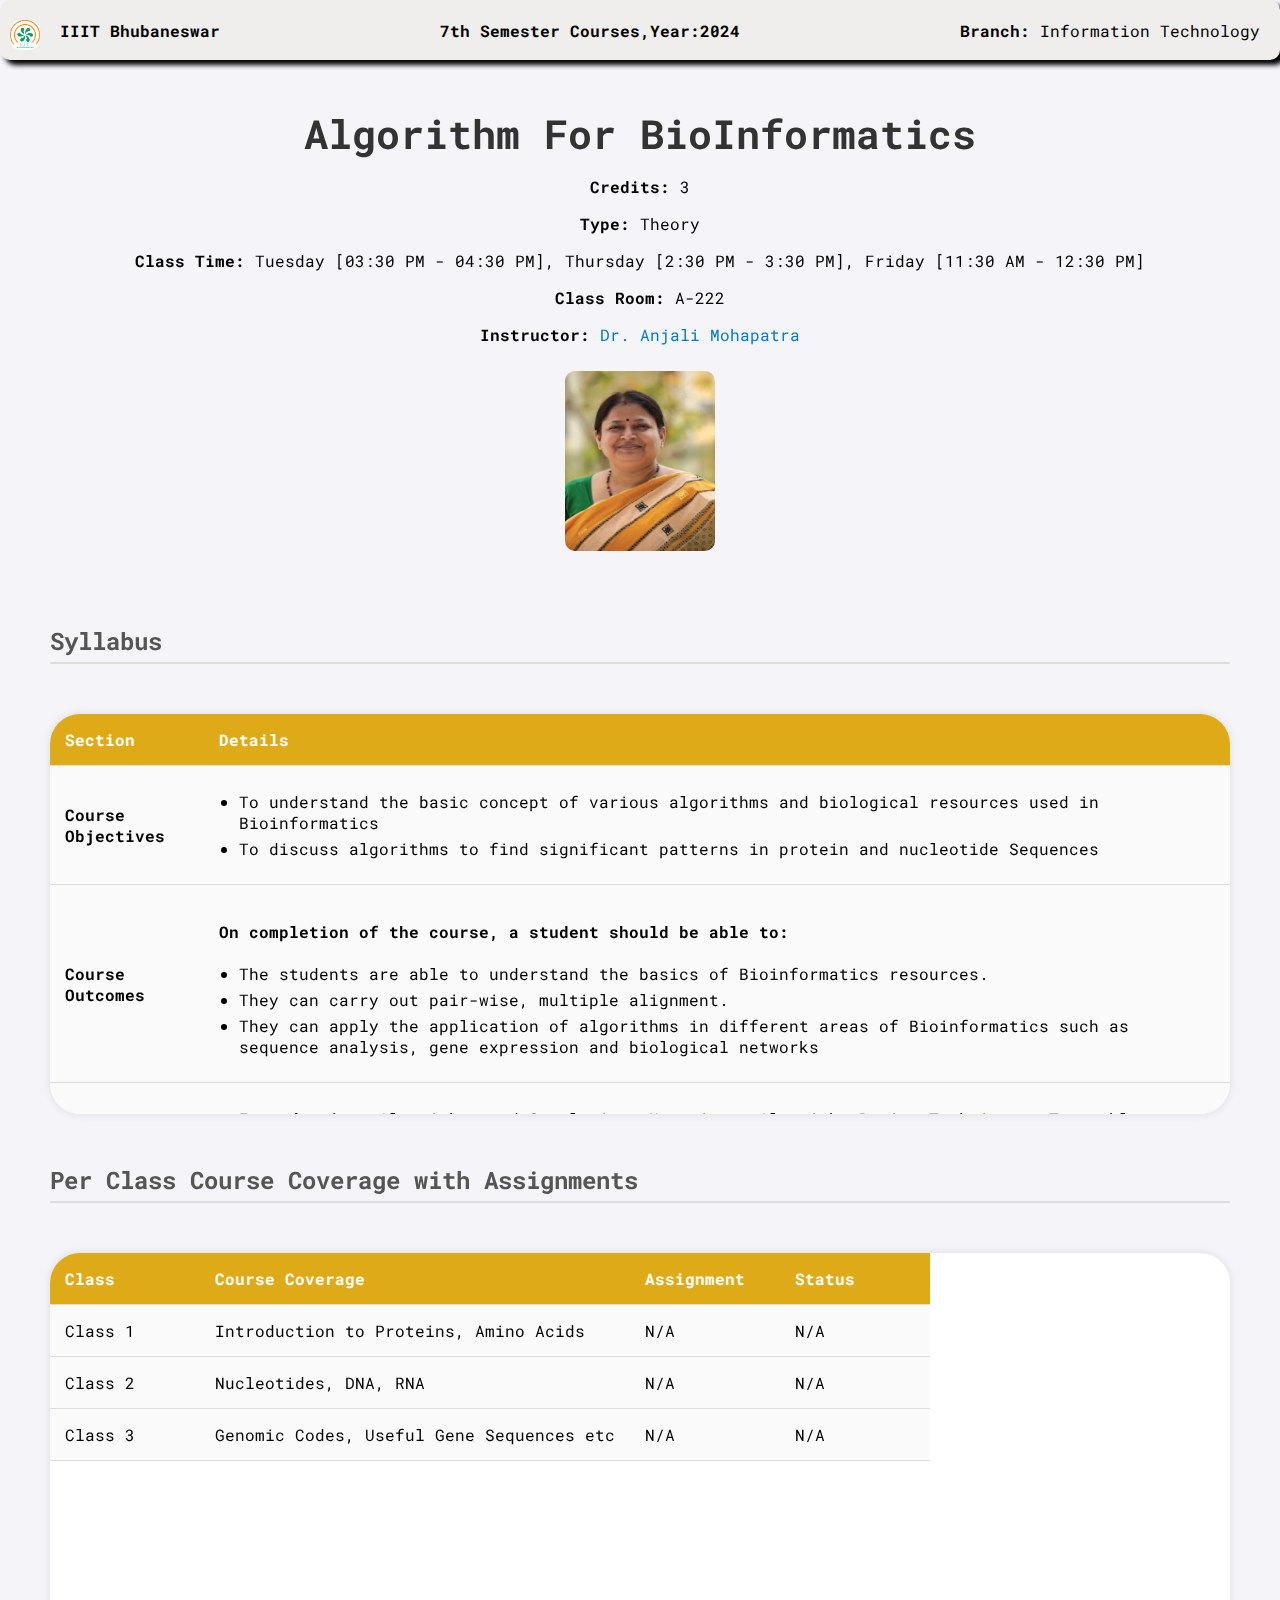
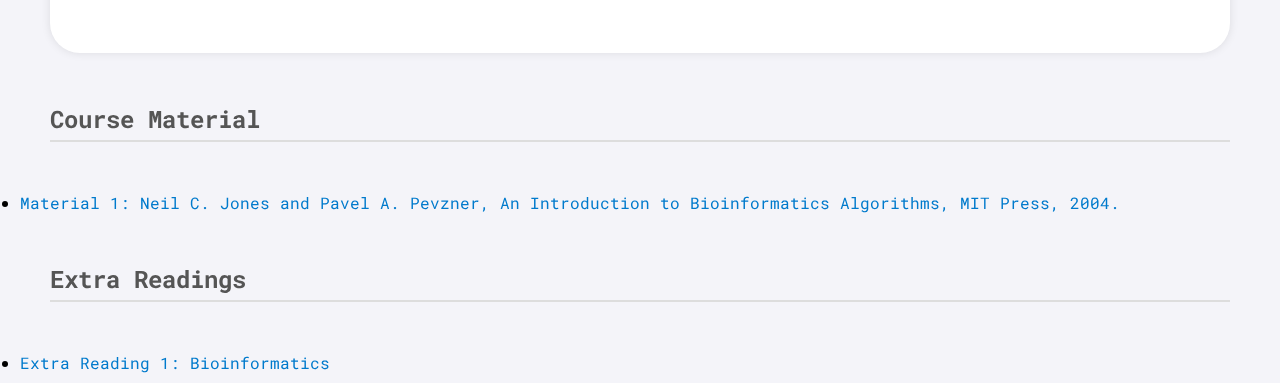
<file: bio.html>
<!DOCTYPE html>
<html lang="en">
<head>
    <meta charset="UTF-8">
    <meta name="viewport" content="width=device-width, initial-scale=1.0">
    <link rel="stylesheet" href="course.css">
    <title>Algorithm For BioInformatics</title>
    
</head>
<body>
    <nav class="nav-container">

        <ul>
            <img src="logo.png" alt="IIIT Logo" width="30px" height="30px">
            <li class="left"><strong>IIIT Bhubaneswar</strong></li>
            <li class="center">7th Semester Courses,Year:2024</li>
            <li class="right"><strong>Branch:</strong> Information Technology</li>
        </ul>
    </nav>
    <div class="center">
        <h1>Algorithm For BioInformatics</h1>
        <p><strong>Credits:</strong> 3</p>
        <p><strong>Type:</strong> Theory</p>
        <p><strong>Class Time:</strong> Tuesday [03:30 PM - 04:30 PM], Thursday [2:30 PM - 3:30 PM], Friday [11:30 AM - 12:30 PM]</p>
        <p><strong>Class Room:</strong> A-222</p>
        <p><strong>Instructor:</strong> <a href="https://sites.google.com/iiit-bh.ac.in/anjalimohapatra-iiit?pli=1">Dr. Anjali Mohapatra</a></p>
        <img src="bio.png" alt="Dr. Anjali Mohapatra" style="width:150px;height:180px;">
</div>
    <h2>Syllabus</h2>
    <table>
        <tr>
            <th>Section</th>
            <th>Details</th>
        </tr>
        <tr>
            <td><strong>Course Objectives</strong></td>
            <td>
                <ul>
                    <li>To understand the basic concept of various algorithms and biological resources used in Bioinformatics
                    </li>
                    <li>To discuss algorithms to find significant patterns in protein and nucleotide Sequences</li>
                </ul>
            </td>
        </tr>
        <tr>
            <td><strong>Course Outcomes</strong></td>
            <td>
                <h4>On completion of the course, a student should be able to:</h4>
                <ul>
                    <li>The students are able to understand the basics of Bioinformatics resources.</li>
                    <li>They can carry out pair-wise, multiple alignment.</li>
                    <li>They can apply the application of algorithms in different areas of Bioinformatics such as
                        sequence analysis, gene expression and biological networks
                        </li>
                </ul>
            </td>
        </tr>
        <tr>
            <td><strong>Module 1</strong></td>
            <td>
                <ul>
                    <li><strong>Introduction:</strong> Algorithms and Complexity: Notations, Algorithm Design Techniques, Tractable versus
                        Intractable Problems.
                        Molecular Biology Primer: Nucleic Acids, Proteins, Genes, Genetic code, Enzymes, Central
                        dogma of Molecular Biology.
                        Bioinformatics Resources: Knowledge of various databases and bioinformatics
                        tools available: Nucleic acid sequence databases: GenBank, EMBL, DDBJ, Protein sequence
                        databases: SWISS-PROT, TrEMBL, PIR, PDB, Genome Databases at NCBI, EBI, TIGR,
                        SANGER, Other Databases of Patterns/Motifs/System Biology (Gene and protein network
                        database and resources)
                        Sequence analysis: Various file formats for bio-molecular sequences: genbank, fasta, gcg, msf,
                        nbrf-pir etc., Basic concepts of sequence similarity, Scoring matrices: basic concept of a scoring
                        matrix, PAM and BLOSUM series. Sequence-based Database Searches: what are sequence-
                        based database searches, BLAST and FASTA algorithms, various versions of basic BLAST and
                        FASTA.
                         </li>
                    
                </ul>
            </td>
        </tr>
        <tr>
            <td><strong>Module 2</strong></td>
            <td>
                <ul>
                    <li>Exhaustive Search: Restriction Mapping, Impractical Restriction Mapping Algorithms, A
                        Practical Restriction Mapping Algorithm, Regulatory Motifs in DNA Sequences, Profiles, The
                        Motif Finding Problem, Search Trees, Finding Motifs, Finding a Median String.
                        
                        Greedy Algorithms: Genome Rearrangements, Approximation Algorithms, Breakpoints: A
                        Different Face of Greed, A Greedy Approach to Motif Finding.
                        
                        Dynamic Programming Algorithms: Edit Distance and Alignments, Longest Common
                        Subsequences, Global Sequence Alignment, Scoring Alignments, Local Sequence Alignment,
                        Alignment with Gap Penalties, Multiple Alignment, Gene Prediction, Statistical Approaches to
                        Gene Prediction, Similarity-Based Approaches to Gene Prediction, Spliced Alignment Pairwise
                        and Multiple sequence alignments, Needleman & Wuncsh, Smith & Waterman algorithms for
                        pai-rwise alignments, Progressive and hierarchical algorithms for MSA. Use of pair-wise
                        alignments and Multiple sequence alignment for analysis.
                        </li>
                </ul>
            </td>
        </tr>
        <tr>
            <td><strong>Module 3</strong></td>
            <td>
                <ul>
                    <li>Graph Algorithms: DNA Sequencing, Shortest Superstring Problem, DNA Arrays as an
                        Alternative Sequencing Technique, Sequencing by Hybridization, SBH as a Hamiltonian Path
                        Problem, SBH as an Eulerian Path Problem, Fragment Assembly in DNA Sequencing, Protein
                        Sequencing and Identification, The Peptide Sequencing Problem, Spectrum Graphs, Protein
                        Identification via Database Search, Spectral Convolution, Spectral Alignment.
                        
                        Combinatorial Pattern Matching: Repeat Finding, Hash Tables, Exact Pattern Matching,
                        Keyword Trees, Suffix Trees, Heuristic Similarity Search Algorithms, Approximate Pattern
                        Matching.
                        
                        Current Advancements in Bioinformatics: Introduction to System Biology, Structural
                        Biology, Structural bioinformatics, Chemoinformatics, Immunoinformatics, Introduction to
                        various Machine Learning techniques and their applications in Bioinformatics, etc.
                        </li>
                </ul>
            </td>
        </tr>
    </table>

    <h2>Per Class Course Coverage with Assignments</h2>
    <table>
        <tr>
            <th>Class</th>
            <th>Course Coverage</th>
            <th>Assignment</th>
            <th>Status</th>
        </tr>
        <tr>
            <td>Class 1</td>
            <td>Introduction to Proteins, Amino Acids</td>
            <td>N/A</td>
            <td>N/A</td>
        </tr>
        <tr>
            <td>Class 2</td>
            <td>Nucleotides, DNA, RNA</td>
            <td>N/A</td>
            <td>N/A</td>
        </tr>
        <tr>
            <td>Class 3</td>
            <td>Genomic Codes, Useful Gene Sequences etc</td>
            <td>N/A</td>
            <td>N/A</td>
        </tr>
    </table>
    <h2>Course Material</h2>
    <ul>
        <li><a href="#">Material 1:  Neil C. Jones and Pavel A. Pevzner, An Introduction to Bioinformatics Algorithms, MIT Press, 2004.</a></li>
    </ul>

    <h2>Extra Readings</h2>
    <ul>
        <li><a href="https://onlinelibrary.wiley.com/doi/book/10.1002/9781119698005">Extra Reading 1: Bioinformatics</a></li>
    </ul>

    <!-- <h2>Quiz Questions</h2>
    <ul>
        <li>What are tags and elements in HTML?</li>
    </ul> -->
</body>
</html>
</file>
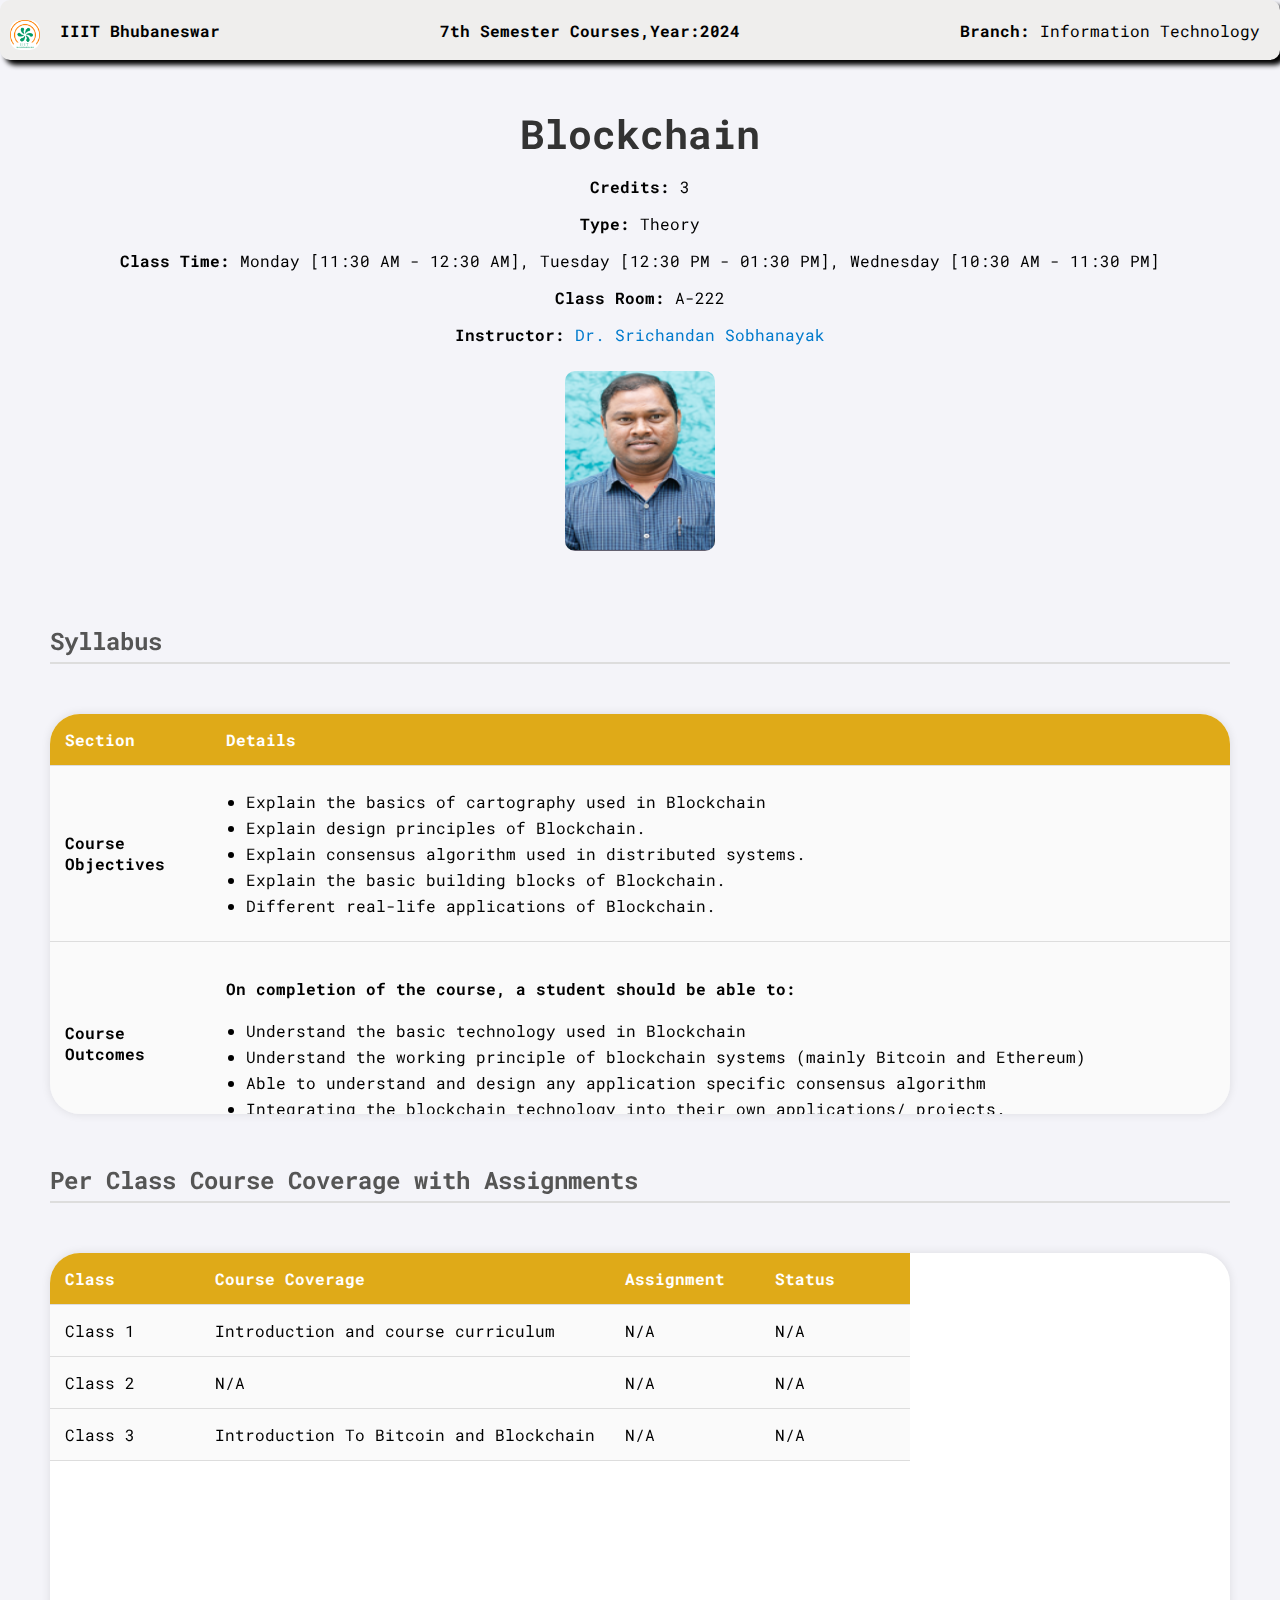
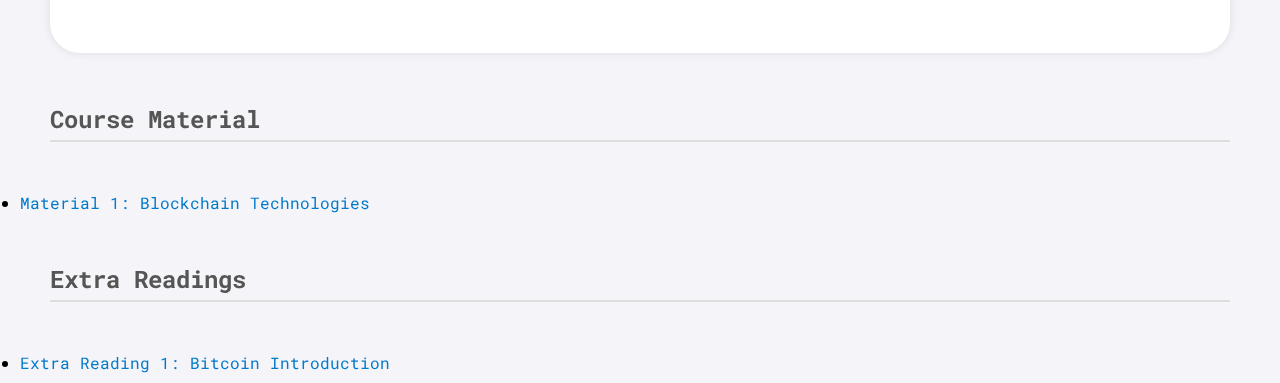
<file: block.html>
<!DOCTYPE html>
<html lang="en">
<head>
    <meta charset="UTF-8">
    <meta name="viewport" content="width=device-width, initial-scale=1.0">
    <link rel="stylesheet" href="course.css">
    <title>Blockchain</title>
    
</head>
<body>
    <nav class="nav-container">

        <ul>
            <img src="logo.png" alt="IIIT Logo" width="30px" height="30px">
            <li class="left"><strong>IIIT Bhubaneswar</strong></li>
            <li class="center">7th Semester Courses,Year:2024</li>
            <li class="right"><strong>Branch:</strong> Information Technology</li>
        </ul>
    </nav>
    <div class="center">
    <h1>Blockchain</h1>
    <p><strong>Credits:</strong> 3</p>
    <p><strong>Type:</strong> Theory</p>
    <p><strong>Class Time:</strong> Monday [11:30 AM - 12:30 AM], Tuesday [12:30 PM - 01:30 PM], Wednesday [10:30 AM - 11:30 PM]</p>
    <p><strong>Class Room:</strong> A-222</p>
    <p><strong>Instructor:</strong> <a href="https://www.iiit-bh.ac.in/university/faculty#h.p_kFIUSpQmN0M0">Dr. Srichandan Sobhanayak</a></p>
    <img src="block.png" alt="Dr. Srichandan Sobhanayak" style="width:150px;height:180px;">
    
</div>
    <h2>Syllabus</h2>
    <table>
        <tr>
            <th>Section</th>
            <th>Details</th>
        </tr>
        <tr>
            <td><strong>Course Objectives</strong></td>
            <td>
                <ul>
                    <li>Explain the basics of cartography used in Blockchain</li>
                    <li>Explain design principles of Blockchain.</li>
                    <li>Explain consensus algorithm used in distributed systems.</li>
                    <li>Explain the basic building blocks of Blockchain.</li>
                    <li>Different real-life applications of Blockchain.</li>
                </ul>
            </td>
        </tr>
        <tr>
            <td><strong>Course Outcomes</strong></td>
            <td>
                <h4>On completion of the course, a student should be able to:</h4>
                <ul>
                    <li>Understand the basic technology used in Blockchain</li>
                    <li>Understand the working principle of blockchain systems (mainly
                        Bitcoin and Ethereum)</li>
                    <li>Able to understand and design any application specific consensus
                        algorithm</li>
                    <li>Integrating the blockchain technology into their own applications/
                        projects.</li>
                </ul>
            </td>
        </tr>
        <tr>
            <td><strong>Module 1</strong></td>
            <td>
                <ul>
                    <li><strong>Introduction:</strong> Information, Information security, need of Information Security.</li>
                    <li><strong>Introduction to Cryptology:</strong> Principle, Cryptography components, Types of
                        Keys, Categories of Cryptographic Algorithm, Key Exchange Techniques,
                        Digital Signature.</li>
                    <li><strong>Hashing:</strong> Properties of a General Hash function, Additional properties of
                        Cryptographic Hash function, SHA -256, SHA-512, HMAC, MD5.</li>
                </ul>
            </td>
        </tr>
        <tr>
            <td><strong>Module 2</strong></td>
            <td>
                <ul>
                    <li><strong>Blockchain overview:</strong> What is Blockchain, Problems associated with
                        centralized system. Centralized vs Decentralized vs Distributed systems, P2P
                        network.</li>
                    <li>
                        <strong>Working of Blockchain:</strong> Blockchain layered architecture, Mining, Blockchain
                        and public ledgers, Types of Blockchain.
                    </li>
                    <li><strong>Blockchain data structures:</strong> Merkle tree</li>
                </ul>
            </td>
        </tr>
        <tr>
            <td><strong>Module 3</strong></td>
            <td>
                <ul>
                    <li><strong>Overview of Smart Contract & Fundamentals of Ethereum:</strong> What is Ethereum,
                        why do you need Ethereum, History of Ethereum, Ethereum virtual machine & Gas,
                        Key Terms in Ethereum, Ether, Ethereum vs. Bitcoin, Applications of Ethereum,
                        Advantages of Ethereum, Disadvantages of Ethereum.</li>
                    <li><strong>Consensus Algorithms:</strong> What is consensus algorithm, Objectives of the consensus
                        process, The Byzantine Generals’ Problem, Importance of consensus in Blockchain
                        networks, Types of consensus algorithms: PoW, PoS, PBFT, DPoS, PoC, PoET etc.
                        Applications of Blockchain: Cryptocurrency, Blockchain in healthcare, Blockchain
                        in IoT, Blockchain in transportation, Blockchain in supply chain management.</li>
                </ul>
            </td>
        </tr>
    </table>

    <h2>Per Class Course Coverage with Assignments</h2>
    <table>
        <tr>
            <th>Class</th>
            <th>Course Coverage</th>
            <th>Assignment</th>
            <th>Status</th>
        </tr>
        <tr>
            <td>Class 1</td>
            <td>Introduction and course curriculum</td>
            <td>N/A</td>
            <td>N/A</td>
        </tr>
        <tr>
            <td>Class 2</td>
            <td>N/A</td>
            <td>N/A</td>
            <td>N/A</td>
        </tr>
        <tr>
            <td>Class 3</td>
            <td>Introduction To Bitcoin and Blockchain</td>
            <td>N/A</td>
            <td>N/A</td>
        </tr>
    </table>
    <h2>Course Material</h2>
    <ul>
        <li><a href="#">Material 1: Blockchain Technologies</a></li>
    </ul>

    <h2>Extra Readings</h2>
    <ul>
        <li><a href="https://en.wikipedia.org/wiki/Bitcoin">Extra Reading 1: Bitcoin Introduction</a></li>
    </ul>

    <!-- <h2>Quiz Questions</h2>
    <ul>
        <li>What are tags and elements in HTML?</li>
    </ul> -->
</body>
</html>
</file>
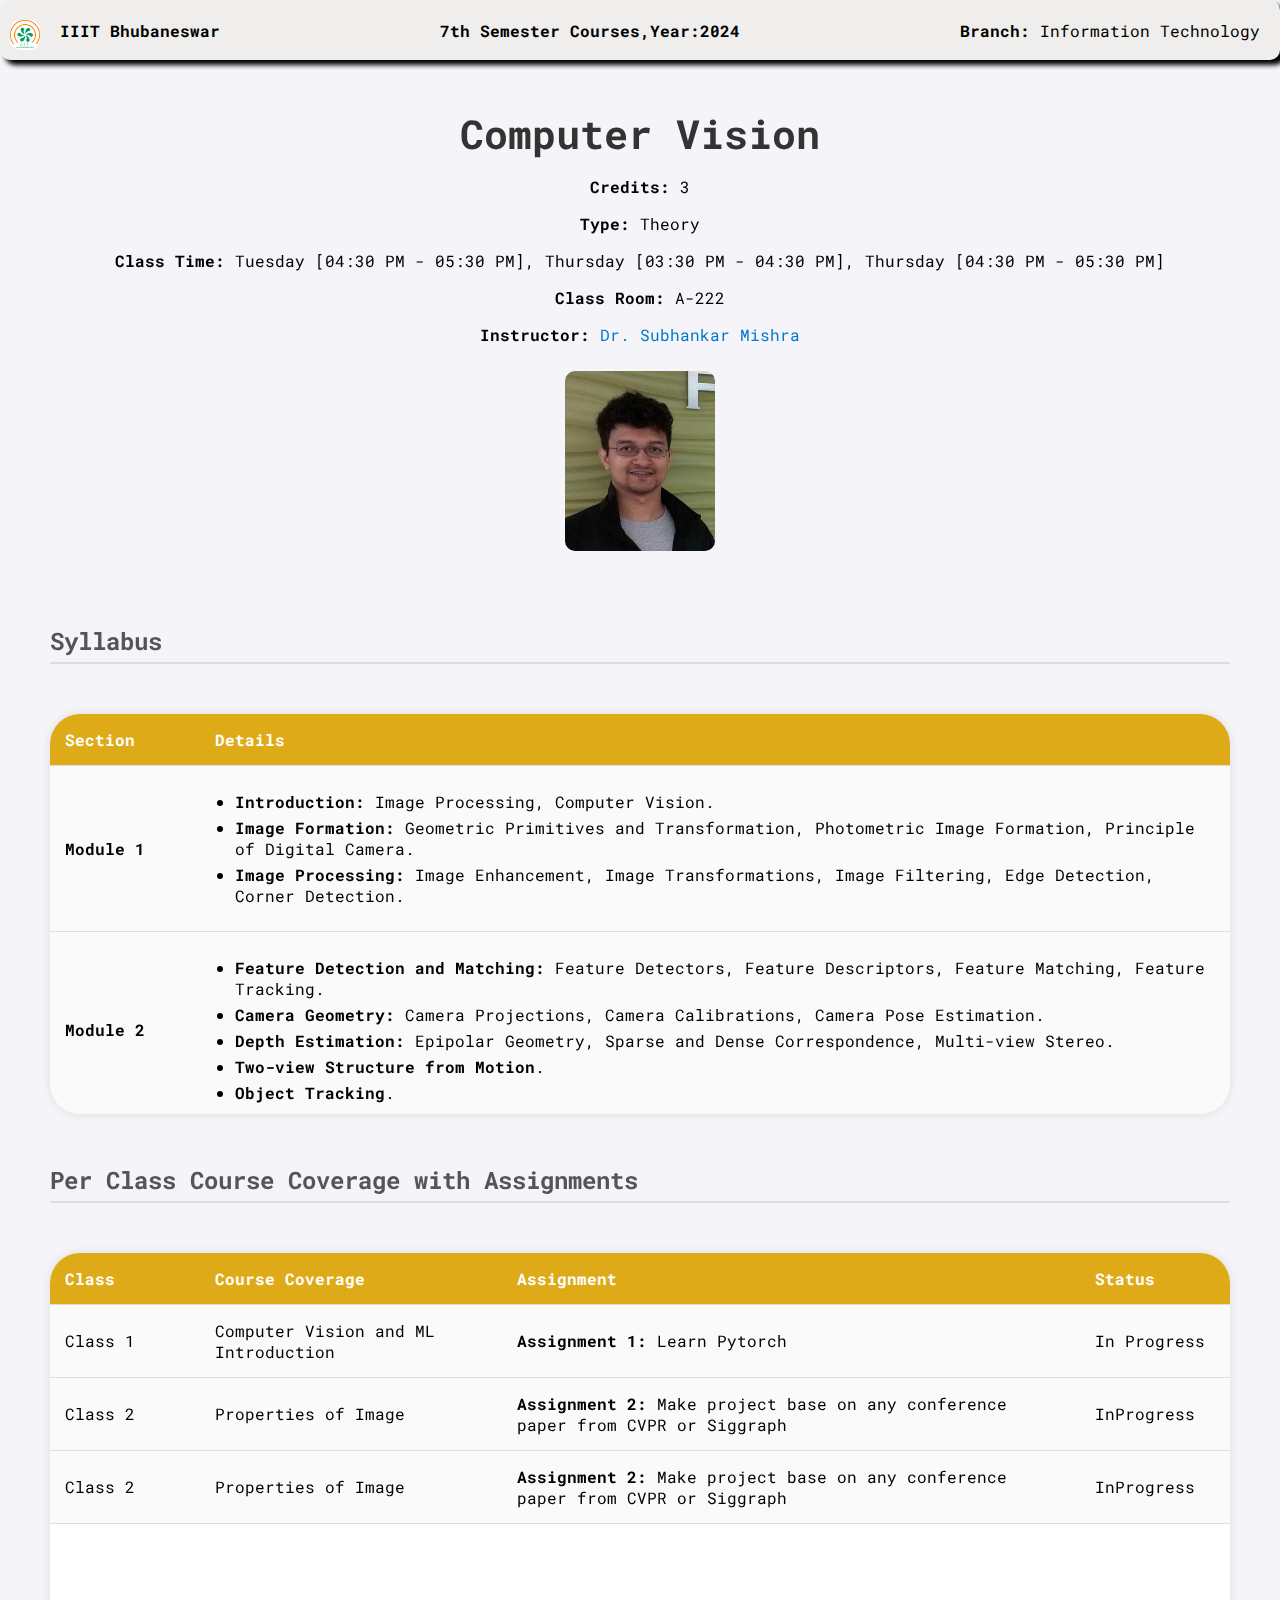
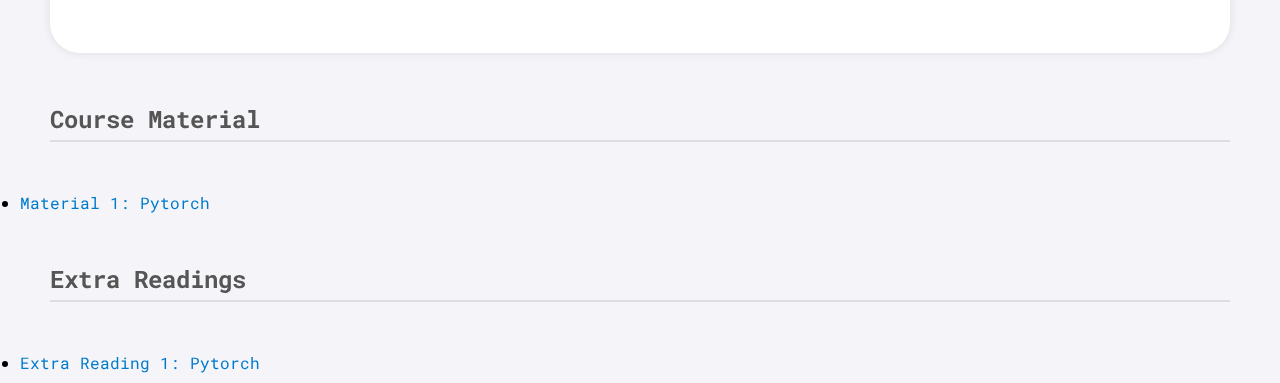
<file: cv.html>
<!DOCTYPE html>
<html lang="en">
<head>
    <meta charset="UTF-8">
    <meta name="viewport" content="width=device-width, initial-scale=1.0">
    <link rel="stylesheet" href="course.css">
    <title>Computer Vision</title>
    
</head>
<body>
    <nav class="nav-container">

        <ul>
            <img src="logo.png" alt="IIIT Logo" width="30px" height="30px">
            <li class="left"><strong>IIIT Bhubaneswar</strong></li>
            <li class="center">7th Semester Courses,Year:2024</li>
            <li class="right"><strong>Branch:</strong> Information Technology</li>
        </ul>
    </nav>
    <div class="center">
    <h1>Computer Vision</h1>
    <p><strong>Credits:</strong> 3</p>
    <p><strong>Type:</strong> Theory</p>
    <p><strong>Class Time:</strong> Tuesday [04:30 PM - 05:30 PM], Thursday [03:30 PM - 04:30 PM], Thursday [04:30 PM - 05:30 PM]</p>
    <p><strong>Class Room:</strong> A-222</p>
    <p><strong>Instructor:</strong> <a href="https://niser.irins.org/profile/235265">Dr. Subhankar Mishra</a></p>
    <img src="cv.jpg" alt="Dr. Subhankar Mishra" style="width:150px;height:180px;">
    
</div>
    <h2>Syllabus</h2>
    <table>
        <tr>
            <th>Section</th>
            <th>Details</th>
        </tr>
        
        <tr>
            <td><strong>Module 1</strong></td>
            <td>
                <ul>
                    <li><strong>Introduction:</strong> Image Processing, Computer Vision.</li>
                    <li><strong>Image Formation:</strong> Geometric Primitives and Transformation, Photometric Image Formation, Principle of Digital Camera.</li>
                    <li><strong>Image Processing:</strong> Image Enhancement, Image Transformations, Image Filtering, Edge Detection, Corner Detection.</li>
                </ul>
            </td>
        </tr>
        <tr>
            <td><strong>Module 2</strong></td>
            <td>
                <ul>
                    <li><strong>Feature Detection and Matching: </strong> Feature Detectors, Feature Descriptors, Feature Matching, Feature Tracking.</li>
                    <li><strong>Camera Geometry:</strong> Camera Projections, Camera Calibrations, Camera Pose Estimation.</li>
                    <li><strong>Depth Estimation:</strong> Epipolar Geometry, Sparse and Dense Correspondence, Multi-view Stereo.</li>
                    <li><strong>Two-view Structure from Motion</strong>.</li>
                    <li><strong>Object Tracking</strong>.</li>
                </ul>
            </td>
        </tr>
        <tr>
            <td><strong>Module 3</strong></td>
            <td>
                <ul>
                    <li><strong>Deep Learning:</strong> Deep Neural Networks, Convolutional Neural Networks, Three Dimensional CNNs, Recurrent Neural Networks, Transformers, Generative Models.</li>
                </ul>
            </td>
        </tr>
    </table>

    <h2>Per Class Course Coverage with Assignments</h2>
    <table>
        <tr>
            <th>Class</th>
            <th>Course Coverage</th>
            <th>Assignment</th>
            <th>Status</th>
        </tr>
        <tr>
            <td>Class 1</td>
            <td>Computer Vision and ML Introduction</td>
            <td><strong>Assignment 1: </strong>Learn Pytorch</td>
            <td>In Progress</td>
        </tr>
        <tr>
            <td>Class 2</td>
            <td>Properties of Image</td>
            <td><strong>Assignment 2: </strong>Make project base on any conference paper from CVPR or Siggraph</td>
            <td>InProgress</td>
        </tr>
        <tr>
            <td>Class 2</td>
            <td>Properties of Image</td>
            <td><strong>Assignment 2: </strong>Make project base on any conference paper from CVPR or Siggraph</td>
            <td>InProgress</td>
        </tr>
    </table>
    <h2>Course Material</h2>
    <ul>
        <li><a href="#">Material 1: Pytorch</a></li>
    </ul>

    <h2>Extra Readings</h2>
    <ul>
        <li><a href="https://pytorch.org/tutorials/">Extra Reading 1: Pytorch</a></li>
    </ul>

    <!-- <h2>Quiz Questions</h2>
    <ul>
        <li>What are tags and elements in HTML?</li>
    </ul> -->
</body>
</html>
</file>
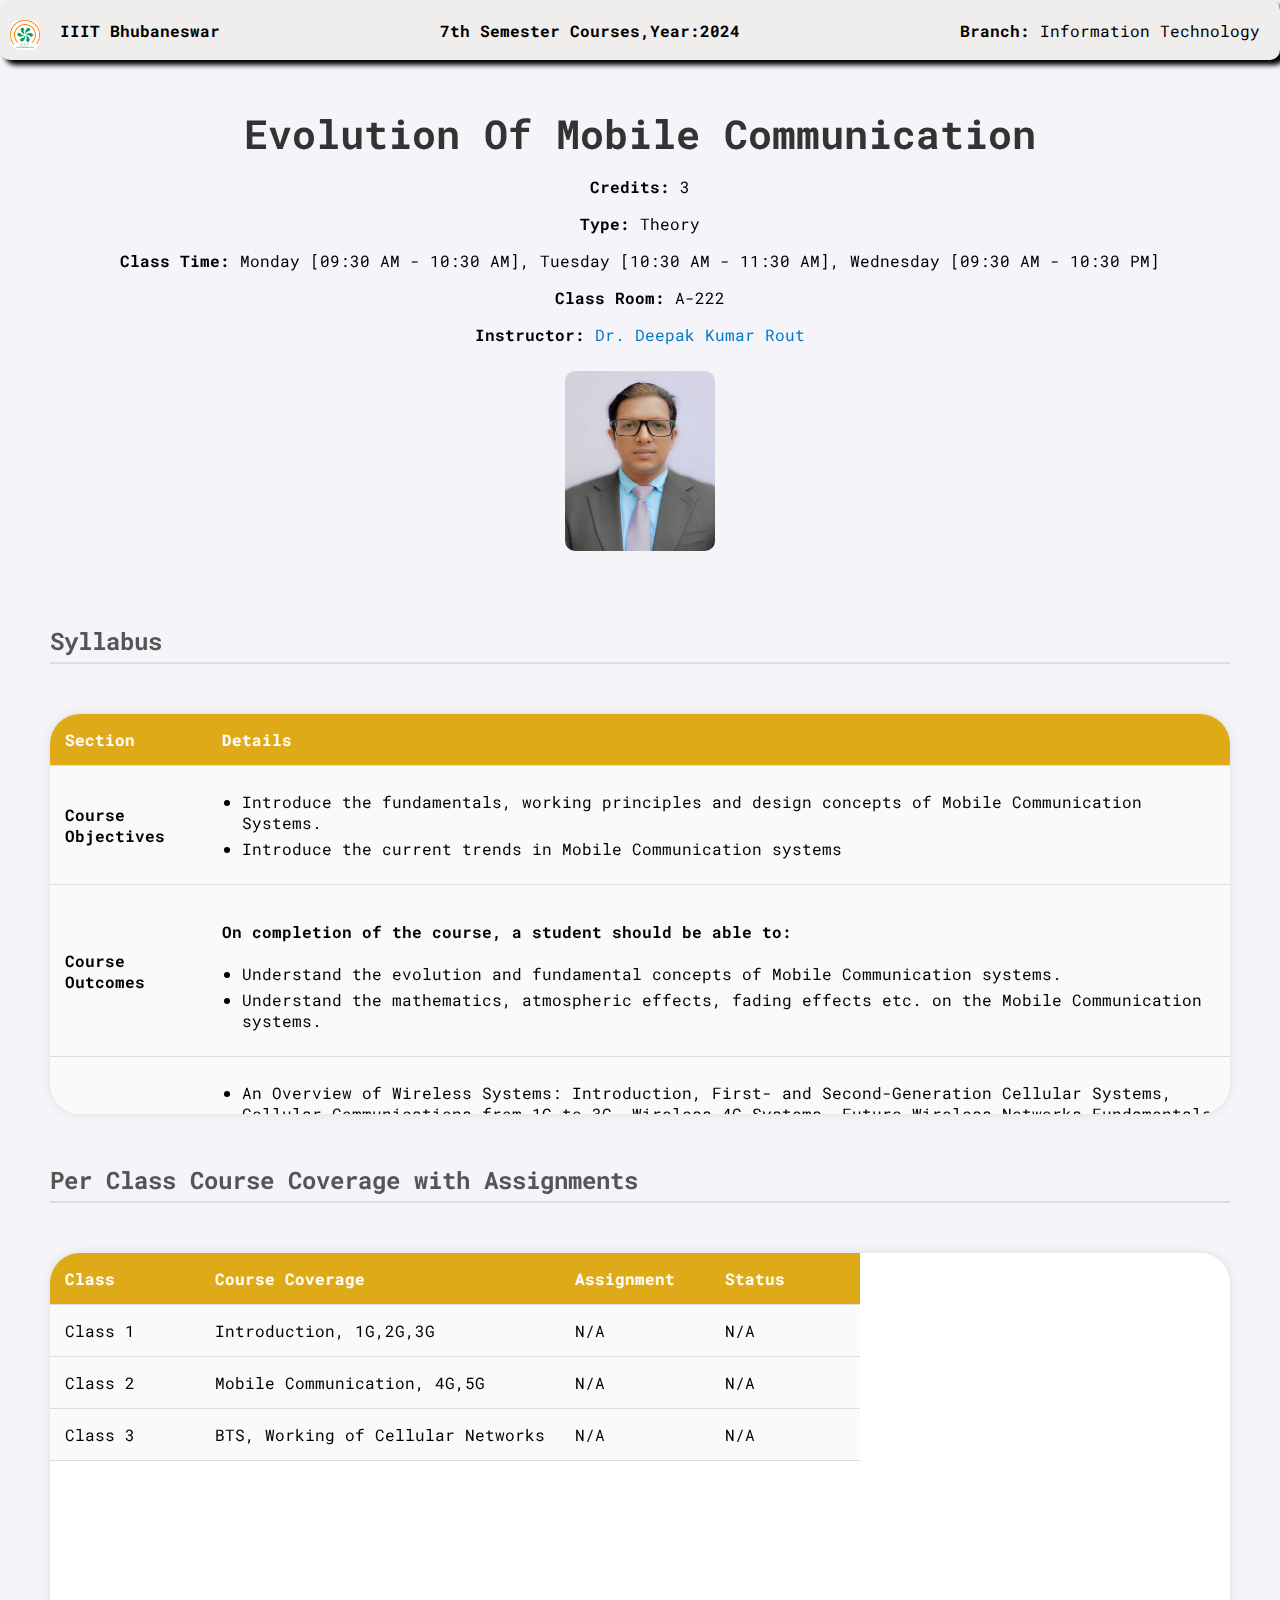
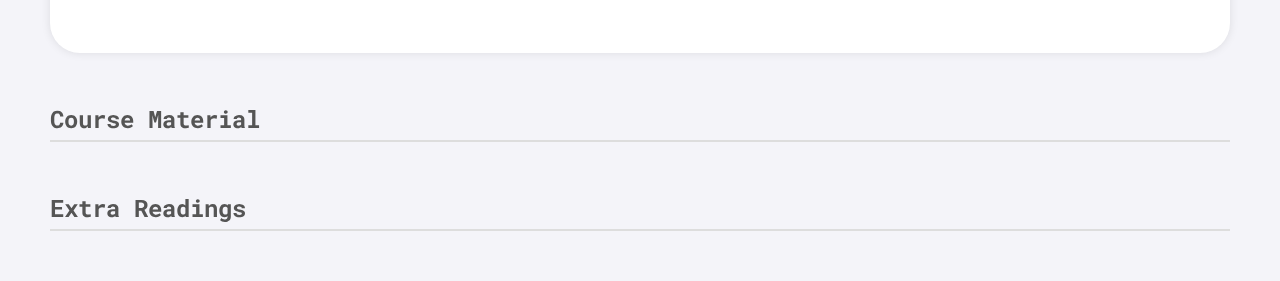
<file: emc.html>
<!DOCTYPE html>
<html lang="en">
<head>
    <meta charset="UTF-8">
    <meta name="viewport" content="width=device-width, initial-scale=1.0">
    <link rel="stylesheet" href="course.css">
    <title>Evolution Of Mobile Communication</title>
    
</head>
<body>
    <nav class="nav-container">

        <ul>
            <img src="logo.png" alt="IIIT Logo" width="30px" height="30px">
            <li class="left"><strong>IIIT Bhubaneswar</strong></li>
            <li class="center">7th Semester Courses,Year:2024</li>
            <li class="right"><strong>Branch:</strong> Information Technology</li>
        </ul>
    </nav>
    <div class="center">
    <h1>Evolution Of Mobile Communication</h1>
    <p><strong>Credits:</strong> 3</p>
    <p><strong>Type:</strong> Theory</p>
    <p><strong>Class Time:</strong> Monday [09:30 AM - 10:30 AM], Tuesday [10:30 AM - 11:30 AM], Wednesday [09:30 AM - 10:30 PM]</p>
    <p><strong>Class Room:</strong> A-222</p>
    <p><strong>Instructor:</strong> <a href="https://sites.google.com/view/deepaks-web-world/">Dr. Deepak Kumar Rout</a></p>
    <img src="emc.png" alt="Dr. Deepak Kumar Rout" style="width:150px;height:180px;">
    
</div>
    <h2>Syllabus</h2>
    <table>
        <tr>
            <th>Section</th>
            <th>Details</th>
        </tr>
        <tr>
            <td><strong>Course Objectives</strong></td>
            <td>
                <ul>
                    <li>Introduce the fundamentals, working principles and design concepts  of Mobile Communication Systems. </li>
                    <li>Introduce the current trends in Mobile Communication systems</li>
                </ul>
            </td>
        </tr>
        <tr>
            <td><strong>Course Outcomes</strong></td>
            <td>
                <h4>On completion of the course, a student should be able to:</h4>
                <ul>
                    <li>Understand the evolution and fundamental concepts of Mobile  Communication systems.</li>
                    <li>Understand the mathematics, atmospheric effects, fading effects etc. on the Mobile Communication systems.</li>
                </ul>
            </td>
        </tr>
        <tr>
            <td><strong>Module 1</strong></td>
            <td>
                <ul>
                    <li>An Overview of Wireless Systems: Introduction, First- and Second-Generation  Cellular Systems, Cellular Communications from 1G to 3G, Wireless 4G Systems,  Future Wireless Networks  
                        Fundamentals of Cellular Communications: Introduction, Cellular Systems,  Hexagonal Cell Geometry, Co-channel Interference Ratio, Cellular System Design  in Worst-Case Scenario with an Omni directional Antenna, Co-channel  Interference Reduction, Directional Antennas in Seven-Cell Reuse Pattern, Cell  Splitting, Adjacent Channel Interference (ACI), Segmentation 
                        
                        </li>
                </ul>
            </td>
        </tr>
        <tr>
            <td><strong>Module 2</strong></td>
            <td>
                <ul>
                    <li>Radio Propagation and Propagation Path-Loss Models: Introduction, Free-space  Attenuation, Attenuation over Reflecting Surfaces, Radio wave Propagation,  Characteristics of Wireless Channel, Signal Fading Statistics, Propagation Path loss Models, Cost 231 Model  

                        Multiple Access Techniques: Introduction, Narrowband Channelized Systems,  Comparisons of FDMA,TDMA and DS-CDMA, Comparison of DS-CDMA vs.  TDMA System Capacity, Multicarrier DS-CDMA (MC-DS-CDMA)  Modulation schemes: Introduction to modulation, Phase Shift Keying, Quadrature  Amplitude Modulation, M-ary Frequency Shift Keying, G-MSK
                        
                        </li>
                </ul>
            </td>
        </tr>
        <tr>
            <td><strong>Module 3</strong></td>
            <td>
                <ul>
                    <li>Spread Spectrum(SS) and CDMA Systems: Introduction, Concept of Spread  Spectrum, System Processing Gain, Requirements of Direct-Sequence Spread  Spectrum, Frequency-Hopping Spread Spectrum Systems, Introduction to Equalization, Diversity techniques, Multiple Input Multiple output (MIMO)  systems 

                    </li>
                </ul>
            </td>
        </tr>
    </table>

    <h2>Per Class Course Coverage with Assignments</h2>
    <table>
        <tr>
            <th>Class</th>
            <th>Course Coverage</th>
            <th>Assignment</th>
            <th>Status</th>
        </tr>
        <tr>
            <td>Class 1</td>
            <td>Introduction, 1G,2G,3G</td>
            <td>N/A</td>
            <td>N/A</td>
        </tr>
        <tr>
            <td>Class 2</td>
            <td>Mobile Communication, 4G,5G</td>
            <td>N/A</td>
            <td>N/A</td>
        </tr>
        <tr>
            <td>Class 3</td>
            <td>BTS, Working of Cellular Networks</td>
            <td>N/A</td>
            <td>N/A</td>
        </tr>
    </table>
    <h2>Course Material</h2>
    <!-- <ul>
        <li><a href="#">Material 1: Introduction to Web Technologies</a></li>
        <li><a href="#">Material 2: HTML and CSS Guide</a></li>
    </ul> -->

    <h2>Extra Readings</h2>
    <!-- <ul>
        <li><a href="https://developer.mozilla.org/en-US/docs/Web/HTML">Extra Reading 1: Advanced CSS Techniques</a></li>
    </ul> -->

    <!-- <h2>Quiz Questions</h2>
    <ul>
        <li>What are tags and elements in HTML?</li>
    </ul> -->
</body>
</html>
</file>
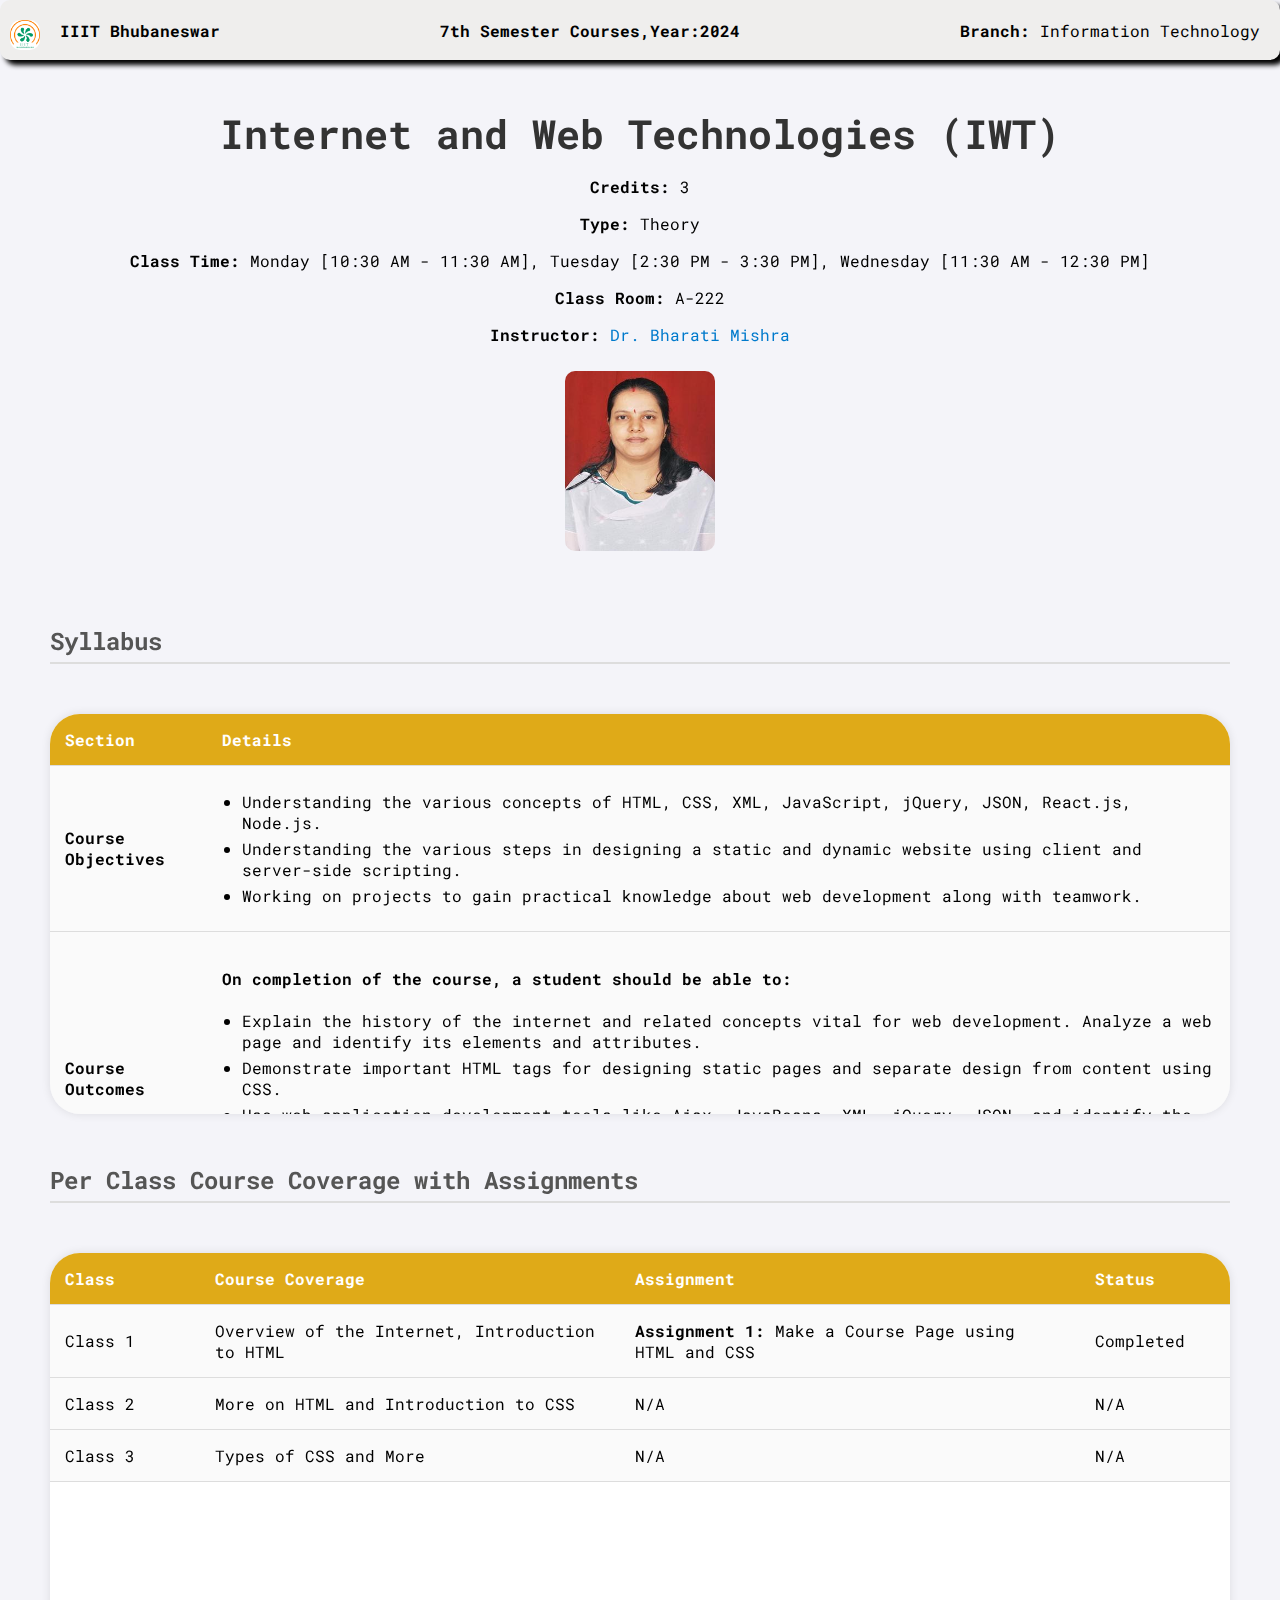
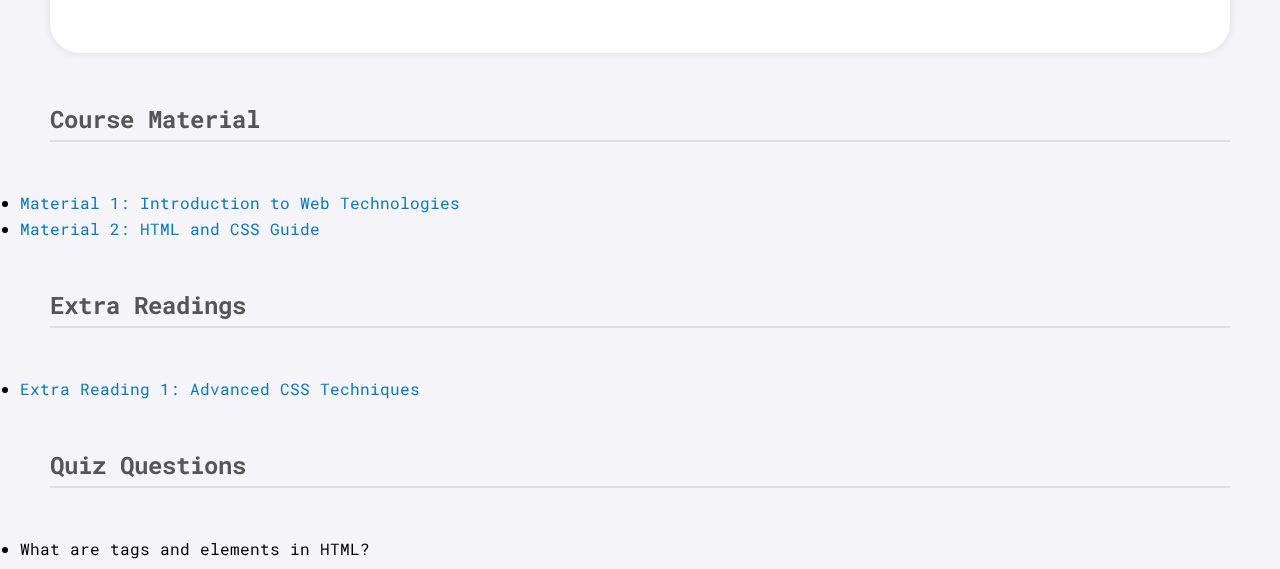
<file: iwt.html>
<!DOCTYPE html>
<html lang="en">
<head>
    <meta charset="UTF-8">
    <meta name="viewport" content="width=device-width, initial-scale=1.0">
    <link rel="stylesheet" href="course.css">
    <title>Internet and Web Technologies (IWT)</title>
    
</head>
<body>
    <nav class="nav-container">

        <ul>
            <img src="logo.png" alt="IIIT Logo" width="30px" height="30px">
            <li class="left"><strong>IIIT Bhubaneswar</strong></li>
            <li class="center">7th Semester Courses,Year:2024</li>
            <li class="right"><strong>Branch:</strong> Information Technology</li>
        </ul>
    </nav>
    <div class="center">
    <h1>Internet and Web Technologies (IWT)</h1>
    <p><strong>Credits:</strong> 3</p>
    <p><strong>Type:</strong> Theory</p>
    <p><strong>Class Time:</strong> Monday [10:30 AM - 11:30 AM], Tuesday [2:30 PM - 3:30 PM], Wednesday [11:30 AM - 12:30 PM]</p>
    <p><strong>Class Room:</strong> A-222</p>
    <p><strong>Instructor:</strong> <a href="https://sites.google.com/site/bharatia09/">Dr. Bharati Mishra</a></p>
    <img src="iw.jpg" alt="Dr. Bharati Mishra" style="width:150px;height:180px;">
    
</div>
    <h2>Syllabus</h2>
    <table>
        <tr>
            <th>Section</th>
            <th>Details</th>
        </tr>
        <tr>
            <td><strong>Course Objectives</strong></td>
            <td>
                <ul>
                    <li>Understanding the various concepts of HTML, CSS, XML, JavaScript, jQuery, JSON, React.js, Node.js.</li>
                    <li>Understanding the various steps in designing a static and dynamic website using client and server-side scripting.</li>
                    <li>Working on projects to gain practical knowledge about web development along with teamwork.</li>
                </ul>
            </td>
        </tr>
        <tr>
            <td><strong>Course Outcomes</strong></td>
            <td>
                <h4>On completion of the course, a student should be able to:</h4>
                <ul>
                    <li>Explain the history of the internet and related concepts vital for web development. Analyze a web page and identify its elements and attributes.</li>
                    <li>Demonstrate important HTML tags for designing static pages and separate design from content using CSS.</li>
                    <li>Use web application development tools like Ajax, JavaBeans, XML, jQuery, JSON, and identify the environments available for designing websites.</li>
                    <li>Learn server-side programming.</li>
                    <li>Work on projects using web technologies.</li>
                </ul>
            </td>
        </tr>
        <tr>
            <td><strong>Module 1</strong></td>
            <td>
                <ul>
                    <li><strong>The Web:</strong> Internet, World Wide Web (WWW), History of the Internet, History of the Web, Protocols Governing the Web, Types of Websites, Web Applications, Web Projects, Web Architecture, HTML, URL, HTTP, Issues in Web Development, Web Server, Web Browser, Internet Standards, TCP/IP Protocol Suite, MIME, Cyber Laws. Understand the need for HTTP, URL and its Anatomy, HTTP Message Format, Persistent and Non-persistent Connections, Web Caching, Proxy.</li>
                    <li><strong>HTML:</strong> Introduction to HTML, Markup Language, HTML Tags, HTML Document Structure, HTML Comments, head, title, base, link, style, meta, script, heading tags, paragraph, anchor, image, video, line breaks, text formatting, lists, frames, forms.</li>
                    <li><strong>CSS:</strong> Inline Styles, Internal Style Sheet, External Style Sheet, Selectors, Colors, Backgrounds, Background Image, Background Attachment, Background Shorthand, Borders, Margins, Padding, Fonts, Links, Icons, Lists, Tables, Display, Position, Overflow, Float, Inline-block, Horizontal & Vertical Align, Combinators, Pseudo-classes, Pseudo-elements, Opacity/Transparency, Navigation Bar, Dropdowns, Image Gallery, Attribute Selectors, Forms, Counters, Website Layout, Units, Specificity, Text Effects, Animations, Tooltip, Multiple Columns.</li>
                </ul>
            </td>
        </tr>
        <tr>
            <td><strong>Module 2</strong></td>
            <td>
                <ul>
                    <li><strong>Java Script:</strong> Scripting: Java script: Introduction, statements, comments, variables,
                        operators, documents, forms, , functions, objects, events, Strings,
                        Numbers, Arrays, Date, Math, Random, Loops, Regxp, errors, this,
                        Let, Const., classes, debugging .</li>
                    <li><strong>The HTML DOM (Document Object Model):</strong> Introduction ,DOM Methods, DOM Document, DOM Elements ,
                        DOM HTML, DOM CSS, DOM Events, DOM Navigation, DOM
                        Nodes , DOM Nodelist. </li>
                    <li><strong>The Browser Object Model (BOM):</strong> The Window Object, Window Size, Window History, Window
                        Navigator, Browser Detection, JavaScript Timing Events, Cookies,
                        Working on Cookies using Java script.</li>
                    <li><strong>Advanced JavaScript Concepts:</strong> Closures, Inheritances, Event Loops, Callback Functions,
                        Async/Await And Promises, Functional Programming, High-Order
                        Functions, Generators, Hoisting, IIFEs, Memoization, Currying</li>
                </ul>
            </td>
        </tr>
        <tr>
            <td><strong>Module 3</strong></td>
            <td>
                <ul>
                    <li><strong>XML:</strong> Introduction to XML, XML vs HTML, Structures of a XML
                        Document, Document Type Declaration (DTD), XML Validation,
                        Well Formed XML Documents, Valid XML Document, XML
                        DOM, XSL, XSL Transformation, XML Namespaces, XML
                        Schema.</li>
                    <li><strong>AJAX:</strong> AJAX Introduction, AJAX - The XMLHttpRequest Object, AJAX -
                        Server Response, Ajax XML, Ajax Database</li>
                    <li><strong>Jquery:</strong> jQuery DOM Selectors, HTML Content, jQuery CSS Styles, jQuery
                        HTML DOM</li>
                    <li><strong>JSON:</strong> Introduction, syntax, Data Types, Parsing, Stringify, Object, Arrays</li>
                    <li><strong>React.js:</strong> Introduction, ES6, Render HTML, JSX, Components , props,state,
                        2Lifecycle, Events, forms, CSS</li>
                    <li><strong>Node.js:</strong> Introduction to Node JS, Setup Development Environment, Node JS
                        Modules, Node Package Manager, Creating Web Server, File
                        System, Debugging Node JS Application, Events, Express JS,
                        Serving Static Resources, Database Connectivity.</li>
                </ul>
            </td>
        </tr>
    </table>

    <h2>Per Class Course Coverage with Assignments</h2>
    <table>
        <tr>
            <th>Class</th>
            <th>Course Coverage</th>
            <th>Assignment</th>
            <th>Status</th>
        </tr>
        <tr>
            <td>Class 1</td>
            <td>Overview of the Internet, Introduction to HTML</td>
            <td><strong>Assignment 1: </strong>Make a Course Page using HTML and CSS</td>
            <td>Completed</td>
        </tr>
        <tr>
            <td>Class 2</td>
            <td>More on HTML and Introduction to CSS</td>
            <td>N/A</td>
            <td>N/A</td>
        </tr>
        <tr>
            <td>Class 3</td>
            <td>Types of CSS and More</td>
            <td>N/A</td>
            <td>N/A</td>
        </tr>
    </table>
    <h2>Course Material</h2>
    <ul>
        <li><a href="#">Material 1: Introduction to Web Technologies</a></li>
        <li><a href="#">Material 2: HTML and CSS Guide</a></li>
    </ul>

    <h2>Extra Readings</h2>
    <ul>
        <li><a href="https://developer.mozilla.org/en-US/docs/Web/HTML">Extra Reading 1: Advanced CSS Techniques</a></li>
    </ul>

    <h2>Quiz Questions</h2>
    <ul>
        <li>What are tags and elements in HTML?</li>
    </ul>
</body>
</html>
</file>
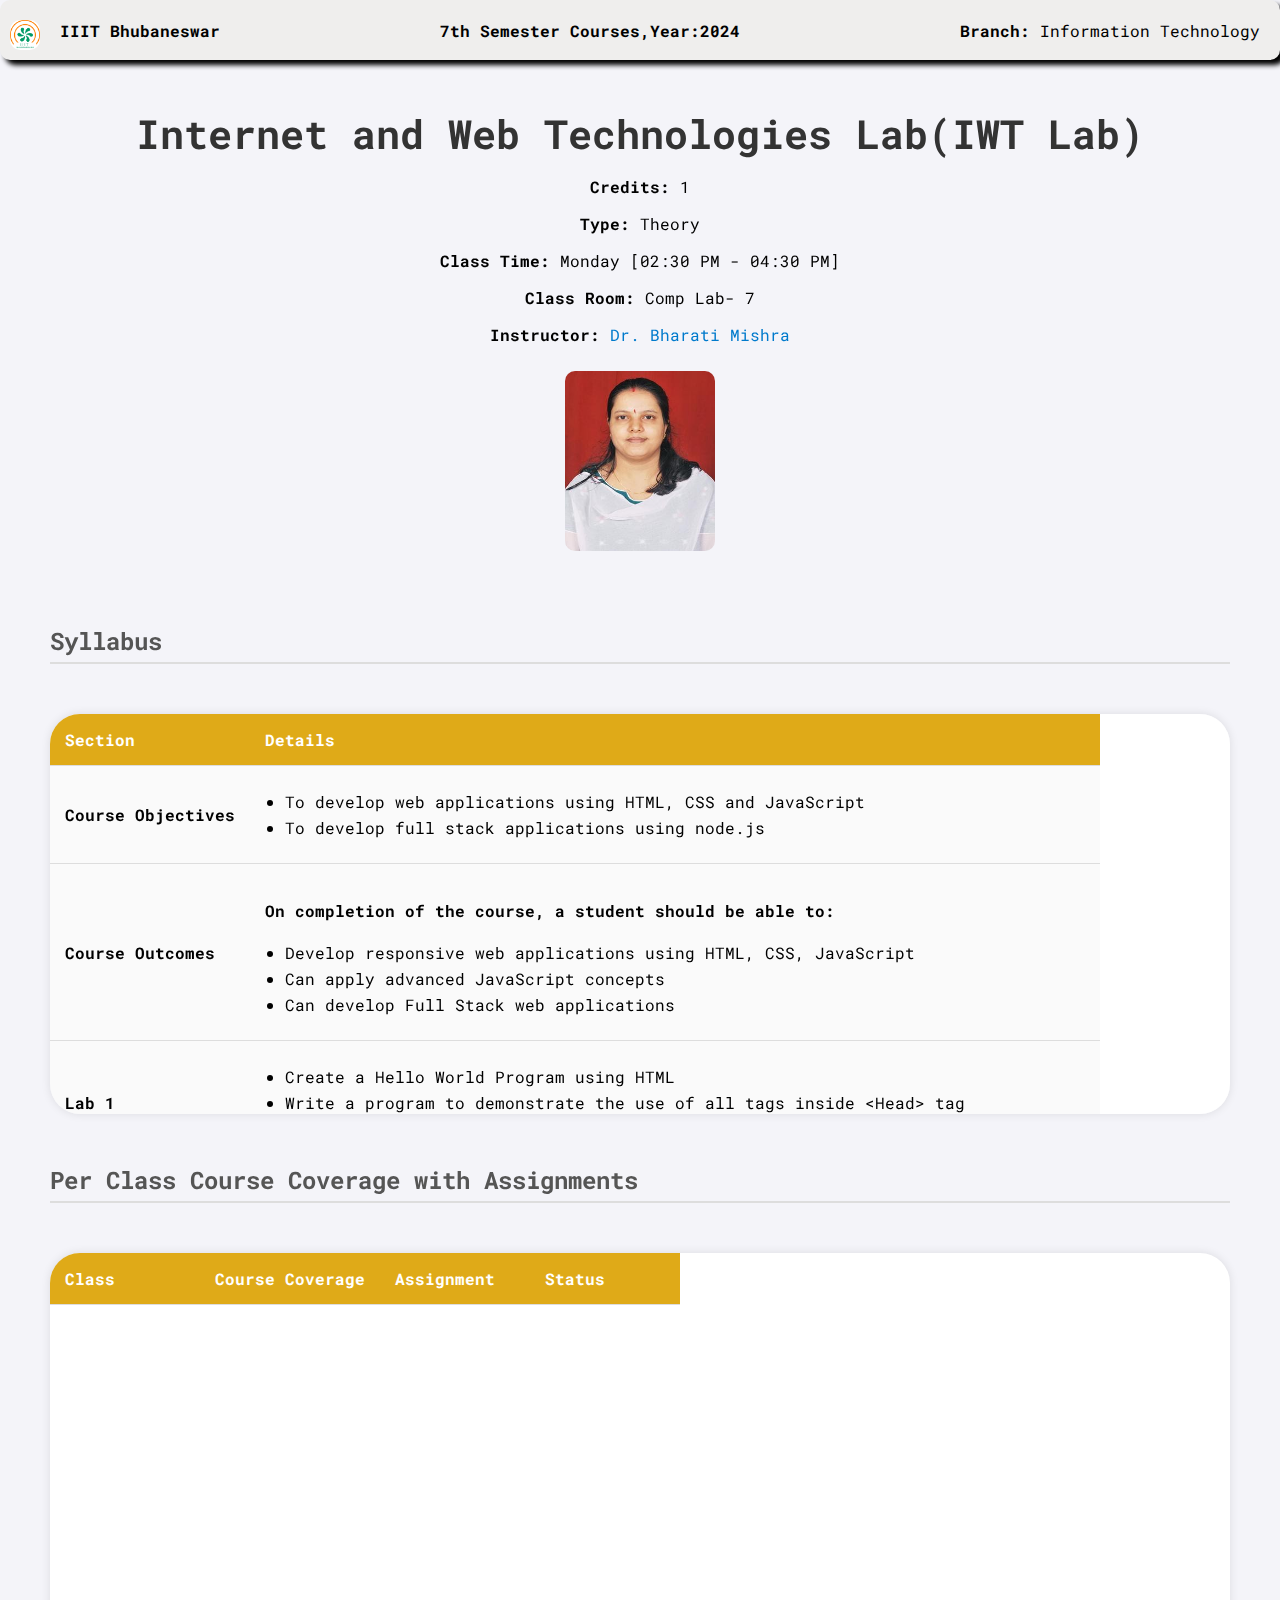
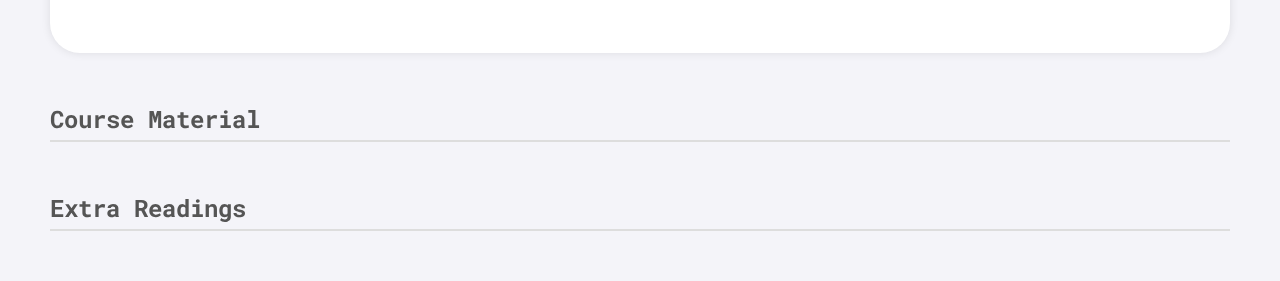
<file: iwtlab.html>
<!DOCTYPE html>
<html lang="en">
<head>
    <meta charset="UTF-8">
    <meta name="viewport" content="width=device-width, initial-scale=1.0">
    <link rel="stylesheet" href="course.css">
    <title>IWT Lab</title>
    
</head>
<body>
    <nav class="nav-container">

        <ul>
            <img src="logo.png" alt="IIIT Logo" width="30px" height="30px">
            <li class="left"><strong>IIIT Bhubaneswar</strong></li>
            <li class="center">7th Semester Courses,Year:2024</li>
            <li class="right"><strong>Branch:</strong> Information Technology</li>
        </ul>
    </nav>
    <div class="center">
    <h1>Internet and Web Technologies Lab(IWT Lab)</h1>
    <p><strong>Credits:</strong> 1</p>
    <p><strong>Type:</strong> Theory</p>
    <p><strong>Class Time:</strong> Monday [02:30 PM - 04:30 PM]</p>
    <p><strong>Class Room:</strong> Comp Lab- 7</p>
    <p><strong>Instructor:</strong> <a href="https://sites.google.com/site/bharatia09/">Dr. Bharati Mishra</a></p>
    <img src="iw.jpg" alt="Dr. Bharati Mishra" style="width:150px;height:180px;">
    
</div>
    <h2>Syllabus</h2>
    <table>
        <tr>
            <th>Section</th>
            <th>Details</th>
        </tr>
        <tr>
            <td><strong>Course Objectives</strong></td>
            <td>
                <ul>
                    <li>To develop web applications using HTML, CSS and JavaScript</li>
                    <li>To develop full stack applications using node.js</li>
                </ul>
            </td>
        </tr>
        <tr>
            <td><strong>Course Outcomes</strong></td>
            <td>
                <h4>On completion of the course, a student should be able to:</h4>
                <ul>
                    <li>Develop responsive web applications using HTML, CSS,
                        JavaScript</li>
                    <li>Can apply advanced JavaScript concepts</li>
                    <li>Can develop Full Stack web applications</li>
                </ul>
            </td>
        </tr>
        <tr>
            <td><strong>Lab 1</strong></td>
            <td>
                <ul>
                    <li>Create a Hello World Program using HTML</li>
                    <li>Write a program to demonstrate the use of all tags inside
                        &lt;Head&gt; tag</li>
                    <li>Write a program in HTML to demonstrate the use of
                        text formatting tags</li>
                </ul>
            </td>
        </tr>
        <tr>
            <td><strong>Lab 2</strong></td>
            <td>
                <ul>
                    <li>Write a program in HTML to demonstrate the create
                        different types of lists</li>
                    <li>Write a program in HTML to create tables</li>
                    <li>Write a program in HTML to use &lt;DIV&gt; tag</li>
                </ul>
            </td>
        </tr>
        <tr>
            <td><strong>Lab 3</strong></td>
            <td>
                <ul>
                    <li>Write a program in HTML and CSS to demonstrate the
                        use of different types of CSS</li>
                </ul>
            </td>
        </tr>
        <tr>
            <td><strong>Lab 4</strong></td>
            <td>
                <ul>
                    <li>Develop a course page for a faculty</li>
                </ul>
            </td>
        </tr>
        <tr>
            <td><strong>Lab 5</strong></td>
            <td>
                <ul>
                    <li>Write a program in HTML and CSS to create a personal
                        Home Page</li>
                </ul>
            </td>
        </tr>
        <tr>
            <td><strong>Lab 6</strong></td>
            <td>
                <ul>
                    <li>Write a program in HTML and CSS to create an
                        interactive Tutorial</li>
                </ul>
            </td>
        </tr>
        <tr>
            <td><strong>Lab 7</strong></td>
            <td>
                <ul>
                    <li>Develop a Quiz Program using HTML, CSS and Java
                        Script</li>
                </ul>
            </td>
        </tr>
        <tr>
            <td><strong>Lab 8</strong></td>
            <td>
                <ul>
                    <li>Develop a website for a university</li>
                </ul>
            </td>
        </tr>
        <tr>
            <td><strong>Lab 9</strong></td>
            <td>
                <ul>
                    <li>Develop an Event Registration Page</li>
                </ul>
            </td>
        </tr>
        <tr>
            <td><strong>Lab 10</strong></td>
            <td>
                <ul>
                    <li>Develop an Online Examination System</li>
                </ul>
            </td>
        </tr>
        <tr>
            <td><strong>Lab 11</strong></td>
            <td>
                <ul>
                    <li>Develop an online music site</li>
                </ul>
            </td>
        </tr>
        <tr>
            <td><strong>Lab 12</strong></td>
            <td>
                <ul>
                    <li>Develop an online bookstore application</li>
                </ul>
            </td>
        </tr>
        <tr>
            <td><strong>Lab 13</strong></td>
            <td>
                <ul>
                    <li>Develop an online multiplayer Game</li>
                </ul>
            </td>
        </tr>
        <tr>
            <td><strong>Lab 14</strong></td>
            <td>
                <ul>
                    <li>Develop a social media platform</li>
                </ul>
            </td>
        </tr>
        
    </table>

    <h2>Per Class Course Coverage with Assignments</h2>
    <table>
        <tr>
            <th>Class</th>
            <th>Course Coverage</th>
            <th>Assignment</th>
            <th>Status</th>
        </tr>
        <!-- <tr>
            <td>Class 1</td>
            <td>N/A</td>
            <td><strong>Assignment 1: </strong>Make a Course Page using HTML and CSS</td>
            <td>Completed</td>
        </tr>
        <tr>
            <td>Class 2</td>
            <td>More on HTML and Introduction to CSS</td>
            <td>N/A</td>
            <td>N/A</td>
        </tr>
        <tr>
            <td>Class 3</td>
            <td>Types of CSS and More</td>
            <td>N/A</td>
            <td>N/A</td>
        </tr> -->
    </table>
    <h2>Course Material</h2>
    <!-- <ul>
        <li><a href="#">Material 1: Introduction to Web Technologies</a></li>
        <li><a href="#">Material 2: HTML and CSS Guide</a></li>
    </ul> -->

    <h2>Extra Readings</h2>
    <!-- <ul>
        <li><a href="https://developer.mozilla.org/en-US/docs/Web/HTML">Extra Reading 1: Advanced CSS Techniques</a></li>
    </ul> -->

    <!-- <h2>Quiz Questions</h2>
    <ul>
        <li>What are tags and elements in HTML?</li>
    </ul> -->
</body>
</html>
</file>
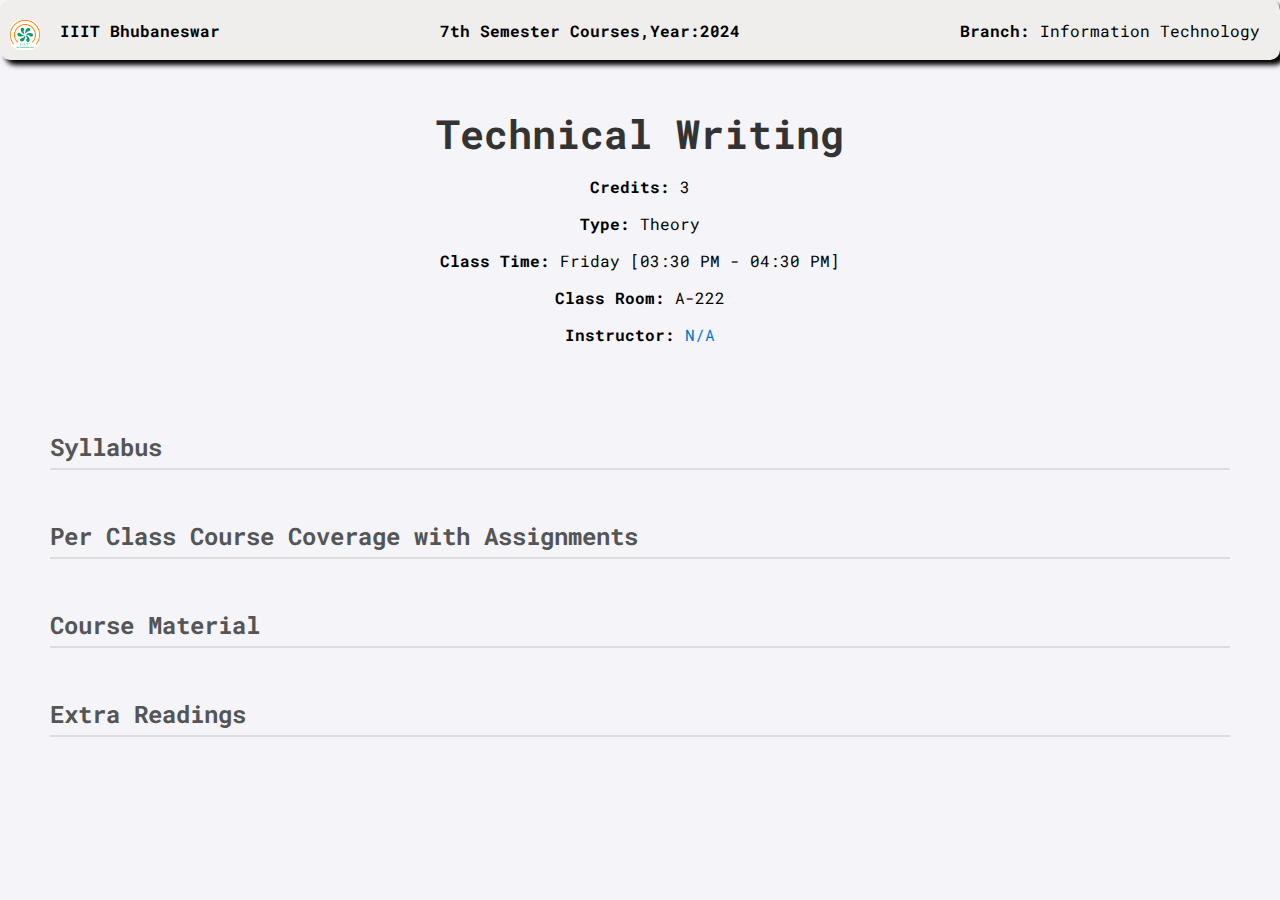
<file: tech.html>
<!DOCTYPE html>
<html lang="en">
<head>
    <meta charset="UTF-8">
    <meta name="viewport" content="width=device-width, initial-scale=1.0">
    <link rel="stylesheet" href="course.css">
    <title>Technical Writing</title>
    
</head>
<body>
    <nav class="nav-container">

        <ul>
            <img src="logo.png" alt="IIIT Logo" width="30px" height="30px">
            <li class="left"><strong>IIIT Bhubaneswar</strong></li>
            <li class="center">7th Semester Courses,Year:2024</li>
            <li class="right"><strong>Branch:</strong> Information Technology</li>
        </ul>
    </nav>
    <div class="center">
    <h1>Technical Writing</h1>
    <p><strong>Credits:</strong> 3</p>
    <p><strong>Type:</strong> Theory</p>
    <p><strong>Class Time:</strong> Friday [03:30 PM - 04:30 PM]</p>
    <p><strong>Class Room:</strong> A-222</p>
    <p><strong>Instructor:</strong> <a href="#">N/A</a></p>
    <!-- <img src="" alt="" style="width:150px;height:180px;"> -->
    
</div>
    <h2>Syllabus</h2>
    <!-- <table>
        <tr>
            <th>Section</th>
            <th>Details</th>
        </tr>
        <tr>
            <td><strong>Course Objectives</strong></td>
            <td>
                <ul>
                    <li>Understanding the various concepts of HTML, CSS, XML, JavaScript, jQuery, JSON, React.js, Node.js.</li>
                    <li>Understanding the various steps in designing a static and dynamic website using client and server-side scripting.</li>
                    <li>Working on projects to gain practical knowledge about web development along with teamwork.</li>
                </ul>
            </td>
        </tr>
        <tr>
            <td><strong>Course Outcomes</strong></td>
            <td>
                <h4>On completion of the course, a student should be able to:</h4>
                <ul>
                    <li>Explain the history of the internet and related concepts vital for web development. Analyze a web page and identify its elements and attributes.</li>
                    <li>Demonstrate important HTML tags for designing static pages and separate design from content using CSS.</li>
                    <li>Use web application development tools like Ajax, JavaBeans, XML, jQuery, JSON, and identify the environments available for designing websites.</li>
                    <li>Learn server-side programming.</li>
                    <li>Work on projects using web technologies.</li>
                </ul>
            </td>
        </tr>
        <tr>
            <td><strong>Module 1</strong></td>
            <td>
                <ul>
                    <li><strong>The Web:</strong> Internet, World Wide Web (WWW), History of the Internet, History of the Web, Protocols Governing the Web, Types of Websites, Web Applications, Web Projects, Web Architecture, HTML, URL, HTTP, Issues in Web Development, Web Server, Web Browser, Internet Standards, TCP/IP Protocol Suite, MIME, Cyber Laws. Understand the need for HTTP, URL and its Anatomy, HTTP Message Format, Persistent and Non-persistent Connections, Web Caching, Proxy.</li>
                    <li><strong>HTML:</strong> Introduction to HTML, Markup Language, HTML Tags, HTML Document Structure, HTML Comments, head, title, base, link, style, meta, script, heading tags, paragraph, anchor, image, video, line breaks, text formatting, lists, frames, forms.</li>
                    <li><strong>CSS:</strong> Inline Styles, Internal Style Sheet, External Style Sheet, Selectors, Colors, Backgrounds, Background Image, Background Attachment, Background Shorthand, Borders, Margins, Padding, Fonts, Links, Icons, Lists, Tables, Display, Position, Overflow, Float, Inline-block, Horizontal & Vertical Align, Combinators, Pseudo-classes, Pseudo-elements, Opacity/Transparency, Navigation Bar, Dropdowns, Image Gallery, Attribute Selectors, Forms, Counters, Website Layout, Units, Specificity, Text Effects, Animations, Tooltip, Multiple Columns.</li>
                </ul>
            </td>
        </tr>
        <tr>
            <td><strong>Module 2</strong></td>
            <td>
                <ul>
                    <li><strong>The Web:</strong> Internet, World Wide Web (WWW), History of the Internet, History of the Web, Protocols Governing the Web, Types of Websites, Web Applications, Web Projects, Web Architecture, HTML, URL, HTTP, Issues in Web Development, Web Server, Web Browser, Internet Standards, TCP/IP Protocol Suite, MIME, Cyber Laws. Understand the need for HTTP, URL and its Anatomy, HTTP Message Format, Persistent and Non-persistent Connections, Web Caching, Proxy.</li>
                    <li><strong>HTML:</strong> Introduction to HTML, Markup Language, HTML Tags, HTML Document Structure, HTML Comments, head, title, base, link, style, meta, script, heading tags, paragraph, anchor, image, video, line breaks, text formatting, lists, frames, forms.</li>
                    <li><strong>CSS:</strong> Inline Styles, Internal Style Sheet, External Style Sheet, Selectors, Colors, Backgrounds, Background Image, Background Attachment, Background Shorthand, Borders, Margins, Padding, Fonts, Links, Icons, Lists, Tables, Display, Position, Overflow, Float, Inline-block, Horizontal & Vertical Align, Combinators, Pseudo-classes, Pseudo-elements, Opacity/Transparency, Navigation Bar, Dropdowns, Image Gallery, Attribute Selectors, Forms, Counters, Website Layout, Units, Specificity, Text Effects, Animations, Tooltip, Multiple Columns.</li>
                </ul>
            </td>
        </tr>
        <tr>
            <td><strong>Module 3</strong></td>
            <td>
                <ul>
                    <li><strong>The Web:</strong> Internet, World Wide Web (WWW), History of the Internet, History of the Web, Protocols Governing the Web, Types of Websites, Web Applications, Web Projects, Web Architecture, HTML, URL, HTTP, Issues in Web Development, Web Server, Web Browser, Internet Standards, TCP/IP Protocol Suite, MIME, Cyber Laws. Understand the need for HTTP, URL and its Anatomy, HTTP Message Format, Persistent and Non-persistent Connections, Web Caching, Proxy.</li>
                    <li><strong>HTML:</strong> Introduction to HTML, Markup Language, HTML Tags, HTML Document Structure, HTML Comments, head, title, base, link, style, meta, script, heading tags, paragraph, anchor, image, video, line breaks, text formatting, lists, frames, forms.</li>
                    <li><strong>CSS:</strong> Inline Styles, Internal Style Sheet, External Style Sheet, Selectors, Colors, Backgrounds, Background Image, Background Attachment, Background Shorthand, Borders, Margins, Padding, Fonts, Links, Icons, Lists, Tables, Display, Position, Overflow, Float, Inline-block, Horizontal & Vertical Align, Combinators, Pseudo-classes, Pseudo-elements, Opacity/Transparency, Navigation Bar, Dropdowns, Image Gallery, Attribute Selectors, Forms, Counters, Website Layout, Units, Specificity, Text Effects, Animations, Tooltip, Multiple Columns.</li>
                </ul>
            </td>
        </tr>
    </table> -->

    <h2>Per Class Course Coverage with Assignments</h2>
    <!-- <table>
        <tr>
            <th>Class</th>
            <th>Course Coverage</th>
            <th>Assignment</th>
            <th>Status</th>
        </tr>
        <tr>
            <td>Class 1</td>
            <td>Overview of the Internet, Introduction to HTML</td>
            <td><strong>Assignment 1: </strong>Make a Course Page using HTML and CSS</td>
            <td>Completed</td>
        </tr>
        <tr>
            <td>Class 2</td>
            <td>More on HTML and Introduction to CSS</td>
            <td>N/A</td>
            <td>N/A</td>
        </tr>
        <tr>
            <td>Class 3</td>
            <td>Types of CSS and More</td>
            <td>N/A</td>
            <td>N/A</td>
        </tr>
    </table> -->
    <h2>Course Material</h2>
    <!-- <ul>
        <li><a href="#">Material 1: Introduction to Web Technologies</a></li>
        <li><a href="#">Material 2: HTML and CSS Guide</a></li>
    </ul> -->

    <h2>Extra Readings</h2>
    <!-- <ul>
        <li><a href="https://developer.mozilla.org/en-US/docs/Web/HTML">Extra Reading 1: Advanced CSS Techniques</a></li>
    </ul> -->

    <!-- <h2>Quiz Questions</h2>
    <ul>
        <li>What are tags and elements in HTML?</li>
    </ul> -->
</body>
</html>
</file>
<file: course.css>
@import url('https://fonts.googleapis.com/css2?family=Roboto+Mono:ital,wght@0,100..700;1,100..700&display=swap');

.nav-container{
    background-color: rgb(239, 238, 237);
    border-radius: 10px;
    position: sticky;
    display: flex;
    justify-content: space-between;
    align-items: center;
    padding: 10px;
    box-shadow: 5px 5px 5px black;
    

}
.nav-container:hover{
    box-shadow: none;
    border: 2px solid black;
}
.nav-container li{
    list-style: none;
    padding: 0 10px;
    
    
}
.nav-container ul{
    display: flex;
    width: 100%;
    justify-content: space-between;
    align-items: center;
    padding: 0;
    margin: 0;
    
}
.nav-container img{
    margin-right: 10px;
    border-radius: 10px;
}
.nav-container .left{
display: flex;
align-items: center;}
.nav-container .center {
    text-align: center;
    flex-grow: 1;
    font-weight: bold;
}
.nav-container .right {
    text-align: right;
}
.center {
    text-align: center;
    padding: 20px;
}

body {
    background-color: #f4f4f9;
    font-family: 'Roboto Mono';
    margin: 0;
    padding: 0;
}

h1 {
    color: #333;
    font-size: 2.5em;
    margin-bottom: 10px;
}

h2 {
    color: #555;
    border-bottom: 2px solid #ddd;
    padding-bottom: 5px;
    margin: 50px 50px;
}

table {
    /* width: 100%; */
    border-collapse: collapse;
    height: 400px;
    margin: 20px 50px;
    background-color: #fff;
    box-shadow: 0px 0px 10px rgba(0, 0, 0, 0.1);
    overflow: hidden;
    border-radius: 30px;
    
}
table{
    display: block;
    overflow-y: auto;
    max-height: 400px;
}
th, td {
    padding: 15px;
    text-align: left;
    border-bottom: 1px solid #ddd;
    min-width: 150px;
    box-sizing: border-box;
}

th {
    background-color: #dfaa18;
    color: white;
    position: sticky;
    top: 0;
    z-index: 2;
}

td {
    background-color: #fafafa;
}

tr:hover {
    background-color: #f1f1f1;
}

a {
    color: #007acc;
    text-decoration: none;
}

a:hover {
    text-decoration: underline;
}

img {
    border-radius: 10px;
    margin-top: 10px;
}

ul {
    margin: 10px 0;
    padding-left: 20px;
    list-style-type: disc;
}

li {
    margin: 5px 0;
}
</file>
